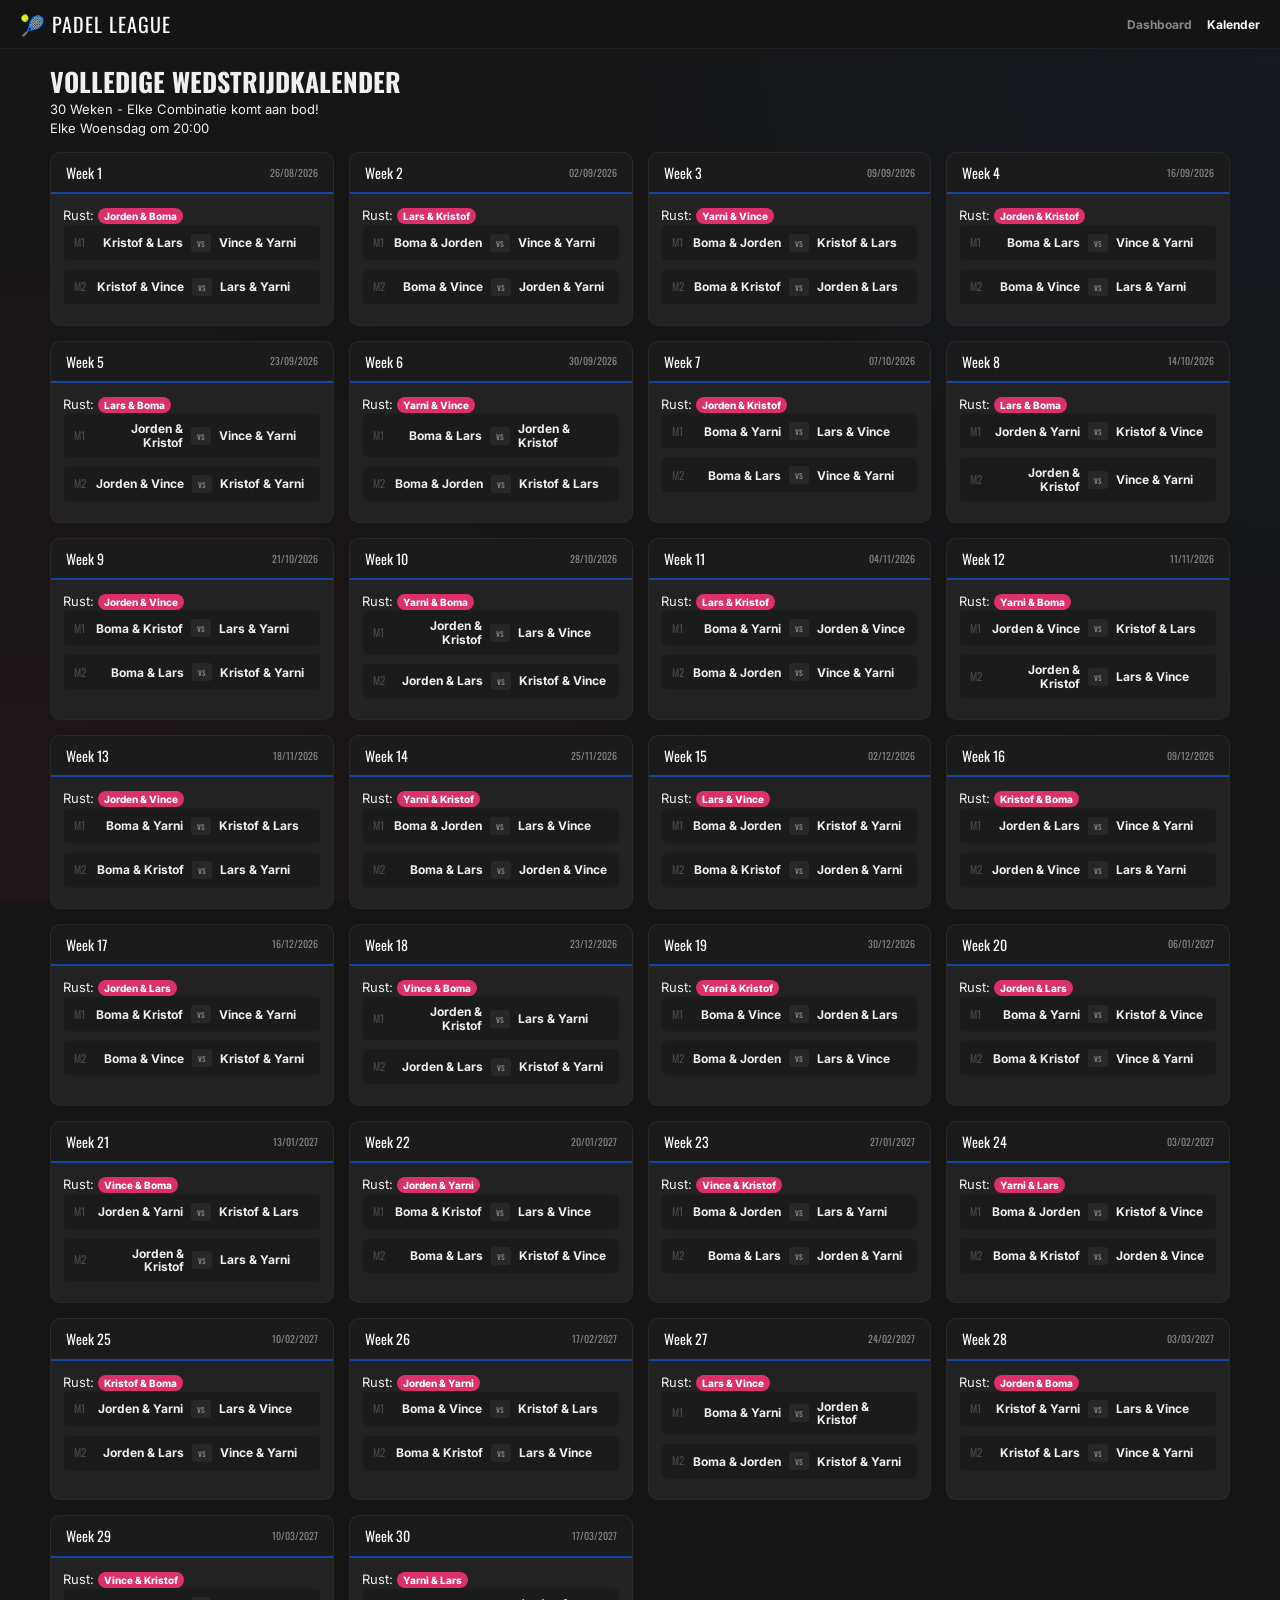
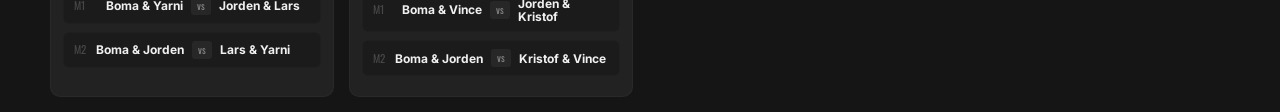
<file: kalender.html>
<!DOCTYPE html>
<html lang="nl">
<head>
    <meta charset="UTF-8">
    <meta name="viewport" content="width=device-width, initial-scale=1.0">
    <title>Padel Competitie - Kalender</title>
    <link rel="stylesheet" href="style.css">
</head>
<body>
    <nav class="navbar">
        <div class="nav-brand">🎾 Padel League</div>
        <ul class="nav-links">
            <li><a href="index.html">Dashboard</a></li>
            <li><a href="matchen.html" class="active">Kalender</a></li>
        </ul>
    </nav>

    <div class="container">
        <header class="dash-header text-center">
            <h1>Volledige Wedstrijdkalender</h1>
            <p class="subtitle">30 Weken - Elke Combinatie komt aan bod!</p>
            <div class="calendar-info-pill">Elke Woensdag om 20:00</div>
        </header>

        <div class="calendar-grid">
            <div class="calendar-card">
                <div class="card-header">
                    <span class="week-title">Week 1</span>
                    <span class="week-date">26/08/2026</span>
                </div>
                <div class="card-body">
                    <div class="rest-box">
                        <span class="rest-label">Rust:</span>
                        <span class="badge-rest">Jorden & Boma</span>
                    </div>
                    <div class="matches-box">
                        <div class="match-row">
                            <span class="match-num">M1</span>
                            <div class="match-teams">
                                <span class="team">Kristof & Lars</span>
                                <span class="vs">vs</span>
                                <span class="team">Vince & Yarni</span>
                            </div>
                        </div>
                        <div class="match-row">
                            <span class="match-num">M2</span>
                            <div class="match-teams">
                                <span class="team">Kristof & Vince</span>
                                <span class="vs">vs</span>
                                <span class="team">Lars & Yarni</span>
                            </div>
                        </div>
                    </div>
                </div>
            </div>
            <div class="calendar-card">
                <div class="card-header">
                    <span class="week-title">Week 2</span>
                    <span class="week-date">02/09/2026</span>
                </div>
                <div class="card-body">
                    <div class="rest-box">
                        <span class="rest-label">Rust:</span>
                        <span class="badge-rest">Lars & Kristof</span>
                    </div>
                    <div class="matches-box">
                        <div class="match-row">
                            <span class="match-num">M1</span>
                            <div class="match-teams">
                                <span class="team">Boma & Jorden</span>
                                <span class="vs">vs</span>
                                <span class="team">Vince & Yarni</span>
                            </div>
                        </div>
                        <div class="match-row">
                            <span class="match-num">M2</span>
                            <div class="match-teams">
                                <span class="team">Boma & Vince</span>
                                <span class="vs">vs</span>
                                <span class="team">Jorden & Yarni</span>
                            </div>
                        </div>
                    </div>
                </div>
            </div>
            <div class="calendar-card">
                <div class="card-header">
                    <span class="week-title">Week 3</span>
                    <span class="week-date">09/09/2026</span>
                </div>
                <div class="card-body">
                    <div class="rest-box">
                        <span class="rest-label">Rust:</span>
                        <span class="badge-rest">Yarni & Vince</span>
                    </div>
                    <div class="matches-box">
                        <div class="match-row">
                            <span class="match-num">M1</span>
                            <div class="match-teams">
                                <span class="team">Boma & Jorden</span>
                                <span class="vs">vs</span>
                                <span class="team">Kristof & Lars</span>
                            </div>
                        </div>
                        <div class="match-row">
                            <span class="match-num">M2</span>
                            <div class="match-teams">
                                <span class="team">Boma & Kristof</span>
                                <span class="vs">vs</span>
                                <span class="team">Jorden & Lars</span>
                            </div>
                        </div>
                    </div>
                </div>
            </div>
            <div class="calendar-card">
                <div class="card-header">
                    <span class="week-title">Week 4</span>
                    <span class="week-date">16/09/2026</span>
                </div>
                <div class="card-body">
                    <div class="rest-box">
                        <span class="rest-label">Rust:</span>
                        <span class="badge-rest">Jorden & Kristof</span>
                    </div>
                    <div class="matches-box">
                        <div class="match-row">
                            <span class="match-num">M1</span>
                            <div class="match-teams">
                                <span class="team">Boma & Lars</span>
                                <span class="vs">vs</span>
                                <span class="team">Vince & Yarni</span>
                            </div>
                        </div>
                        <div class="match-row">
                            <span class="match-num">M2</span>
                            <div class="match-teams">
                                <span class="team">Boma & Vince</span>
                                <span class="vs">vs</span>
                                <span class="team">Lars & Yarni</span>
                            </div>
                        </div>
                    </div>
                </div>
            </div>
            <div class="calendar-card">
                <div class="card-header">
                    <span class="week-title">Week 5</span>
                    <span class="week-date">23/09/2026</span>
                </div>
                <div class="card-body">
                    <div class="rest-box">
                        <span class="rest-label">Rust:</span>
                        <span class="badge-rest">Lars & Boma</span>
                    </div>
                    <div class="matches-box">
                        <div class="match-row">
                            <span class="match-num">M1</span>
                            <div class="match-teams">
                                <span class="team">Jorden & Kristof</span>
                                <span class="vs">vs</span>
                                <span class="team">Vince & Yarni</span>
                            </div>
                        </div>
                        <div class="match-row">
                            <span class="match-num">M2</span>
                            <div class="match-teams">
                                <span class="team">Jorden & Vince</span>
                                <span class="vs">vs</span>
                                <span class="team">Kristof & Yarni</span>
                            </div>
                        </div>
                    </div>
                </div>
            </div>
            <div class="calendar-card">
                <div class="card-header">
                    <span class="week-title">Week 6</span>
                    <span class="week-date">30/09/2026</span>
                </div>
                <div class="card-body">
                    <div class="rest-box">
                        <span class="rest-label">Rust:</span>
                        <span class="badge-rest">Yarni & Vince</span>
                    </div>
                    <div class="matches-box">
                        <div class="match-row">
                            <span class="match-num">M1</span>
                            <div class="match-teams">
                                <span class="team">Boma & Lars</span>
                                <span class="vs">vs</span>
                                <span class="team">Jorden & Kristof</span>
                            </div>
                        </div>
                        <div class="match-row">
                            <span class="match-num">M2</span>
                            <div class="match-teams">
                                <span class="team">Boma & Jorden</span>
                                <span class="vs">vs</span>
                                <span class="team">Kristof & Lars</span>
                            </div>
                        </div>
                    </div>
                </div>
            </div>
            <div class="calendar-card">
                <div class="card-header">
                    <span class="week-title">Week 7</span>
                    <span class="week-date">07/10/2026</span>
                </div>
                <div class="card-body">
                    <div class="rest-box">
                        <span class="rest-label">Rust:</span>
                        <span class="badge-rest">Jorden & Kristof</span>
                    </div>
                    <div class="matches-box">
                        <div class="match-row">
                            <span class="match-num">M1</span>
                            <div class="match-teams">
                                <span class="team">Boma & Yarni</span>
                                <span class="vs">vs</span>
                                <span class="team">Lars & Vince</span>
                            </div>
                        </div>
                        <div class="match-row">
                            <span class="match-num">M2</span>
                            <div class="match-teams">
                                <span class="team">Boma & Lars</span>
                                <span class="vs">vs</span>
                                <span class="team">Vince & Yarni</span>
                            </div>
                        </div>
                    </div>
                </div>
            </div>
            <div class="calendar-card">
                <div class="card-header">
                    <span class="week-title">Week 8</span>
                    <span class="week-date">14/10/2026</span>
                </div>
                <div class="card-body">
                    <div class="rest-box">
                        <span class="rest-label">Rust:</span>
                        <span class="badge-rest">Lars & Boma</span>
                    </div>
                    <div class="matches-box">
                        <div class="match-row">
                            <span class="match-num">M1</span>
                            <div class="match-teams">
                                <span class="team">Jorden & Yarni</span>
                                <span class="vs">vs</span>
                                <span class="team">Kristof & Vince</span>
                            </div>
                        </div>
                        <div class="match-row">
                            <span class="match-num">M2</span>
                            <div class="match-teams">
                                <span class="team">Jorden & Kristof</span>
                                <span class="vs">vs</span>
                                <span class="team">Vince & Yarni</span>
                            </div>
                        </div>
                    </div>
                </div>
            </div>
            <div class="calendar-card">
                <div class="card-header">
                    <span class="week-title">Week 9</span>
                    <span class="week-date">21/10/2026</span>
                </div>
                <div class="card-body">
                    <div class="rest-box">
                        <span class="rest-label">Rust:</span>
                        <span class="badge-rest">Jorden & Vince</span>
                    </div>
                    <div class="matches-box">
                        <div class="match-row">
                            <span class="match-num">M1</span>
                            <div class="match-teams">
                                <span class="team">Boma & Kristof</span>
                                <span class="vs">vs</span>
                                <span class="team">Lars & Yarni</span>
                            </div>
                        </div>
                        <div class="match-row">
                            <span class="match-num">M2</span>
                            <div class="match-teams">
                                <span class="team">Boma & Lars</span>
                                <span class="vs">vs</span>
                                <span class="team">Kristof & Yarni</span>
                            </div>
                        </div>
                    </div>
                </div>
            </div>
            <div class="calendar-card">
                <div class="card-header">
                    <span class="week-title">Week 10</span>
                    <span class="week-date">28/10/2026</span>
                </div>
                <div class="card-body">
                    <div class="rest-box">
                        <span class="rest-label">Rust:</span>
                        <span class="badge-rest">Yarni & Boma</span>
                    </div>
                    <div class="matches-box">
                        <div class="match-row">
                            <span class="match-num">M1</span>
                            <div class="match-teams">
                                <span class="team">Jorden & Kristof</span>
                                <span class="vs">vs</span>
                                <span class="team">Lars & Vince</span>
                            </div>
                        </div>
                        <div class="match-row">
                            <span class="match-num">M2</span>
                            <div class="match-teams">
                                <span class="team">Jorden & Lars</span>
                                <span class="vs">vs</span>
                                <span class="team">Kristof & Vince</span>
                            </div>
                        </div>
                    </div>
                </div>
            </div>
            <div class="calendar-card">
                <div class="card-header">
                    <span class="week-title">Week 11</span>
                    <span class="week-date">04/11/2026</span>
                </div>
                <div class="card-body">
                    <div class="rest-box">
                        <span class="rest-label">Rust:</span>
                        <span class="badge-rest">Lars & Kristof</span>
                    </div>
                    <div class="matches-box">
                        <div class="match-row">
                            <span class="match-num">M1</span>
                            <div class="match-teams">
                                <span class="team">Boma & Yarni</span>
                                <span class="vs">vs</span>
                                <span class="team">Jorden & Vince</span>
                            </div>
                        </div>
                        <div class="match-row">
                            <span class="match-num">M2</span>
                            <div class="match-teams">
                                <span class="team">Boma & Jorden</span>
                                <span class="vs">vs</span>
                                <span class="team">Vince & Yarni</span>
                            </div>
                        </div>
                    </div>
                </div>
            </div>
            <div class="calendar-card">
                <div class="card-header">
                    <span class="week-title">Week 12</span>
                    <span class="week-date">11/11/2026</span>
                </div>
                <div class="card-body">
                    <div class="rest-box">
                        <span class="rest-label">Rust:</span>
                        <span class="badge-rest">Yarni & Boma</span>
                    </div>
                    <div class="matches-box">
                        <div class="match-row">
                            <span class="match-num">M1</span>
                            <div class="match-teams">
                                <span class="team">Jorden & Vince</span>
                                <span class="vs">vs</span>
                                <span class="team">Kristof & Lars</span>
                            </div>
                        </div>
                        <div class="match-row">
                            <span class="match-num">M2</span>
                            <div class="match-teams">
                                <span class="team">Jorden & Kristof</span>
                                <span class="vs">vs</span>
                                <span class="team">Lars & Vince</span>
                            </div>
                        </div>
                    </div>
                </div>
            </div>
            <div class="calendar-card">
                <div class="card-header">
                    <span class="week-title">Week 13</span>
                    <span class="week-date">18/11/2026</span>
                </div>
                <div class="card-body">
                    <div class="rest-box">
                        <span class="rest-label">Rust:</span>
                        <span class="badge-rest">Jorden & Vince</span>
                    </div>
                    <div class="matches-box">
                        <div class="match-row">
                            <span class="match-num">M1</span>
                            <div class="match-teams">
                                <span class="team">Boma & Yarni</span>
                                <span class="vs">vs</span>
                                <span class="team">Kristof & Lars</span>
                            </div>
                        </div>
                        <div class="match-row">
                            <span class="match-num">M2</span>
                            <div class="match-teams">
                                <span class="team">Boma & Kristof</span>
                                <span class="vs">vs</span>
                                <span class="team">Lars & Yarni</span>
                            </div>
                        </div>
                    </div>
                </div>
            </div>
            <div class="calendar-card">
                <div class="card-header">
                    <span class="week-title">Week 14</span>
                    <span class="week-date">25/11/2026</span>
                </div>
                <div class="card-body">
                    <div class="rest-box">
                        <span class="rest-label">Rust:</span>
                        <span class="badge-rest">Yarni & Kristof</span>
                    </div>
                    <div class="matches-box">
                        <div class="match-row">
                            <span class="match-num">M1</span>
                            <div class="match-teams">
                                <span class="team">Boma & Jorden</span>
                                <span class="vs">vs</span>
                                <span class="team">Lars & Vince</span>
                            </div>
                        </div>
                        <div class="match-row">
                            <span class="match-num">M2</span>
                            <div class="match-teams">
                                <span class="team">Boma & Lars</span>
                                <span class="vs">vs</span>
                                <span class="team">Jorden & Vince</span>
                            </div>
                        </div>
                    </div>
                </div>
            </div>
            <div class="calendar-card">
                <div class="card-header">
                    <span class="week-title">Week 15</span>
                    <span class="week-date">02/12/2026</span>
                </div>
                <div class="card-body">
                    <div class="rest-box">
                        <span class="rest-label">Rust:</span>
                        <span class="badge-rest">Lars & Vince</span>
                    </div>
                    <div class="matches-box">
                        <div class="match-row">
                            <span class="match-num">M1</span>
                            <div class="match-teams">
                                <span class="team">Boma & Jorden</span>
                                <span class="vs">vs</span>
                                <span class="team">Kristof & Yarni</span>
                            </div>
                        </div>
                        <div class="match-row">
                            <span class="match-num">M2</span>
                            <div class="match-teams">
                                <span class="team">Boma & Kristof</span>
                                <span class="vs">vs</span>
                                <span class="team">Jorden & Yarni</span>
                            </div>
                        </div>
                    </div>
                </div>
            </div>
            <div class="calendar-card">
                <div class="card-header">
                    <span class="week-title">Week 16</span>
                    <span class="week-date">09/12/2026</span>
                </div>
                <div class="card-body">
                    <div class="rest-box">
                        <span class="rest-label">Rust:</span>
                        <span class="badge-rest">Kristof & Boma</span>
                    </div>
                    <div class="matches-box">
                        <div class="match-row">
                            <span class="match-num">M1</span>
                            <div class="match-teams">
                                <span class="team">Jorden & Lars</span>
                                <span class="vs">vs</span>
                                <span class="team">Vince & Yarni</span>
                            </div>
                        </div>
                        <div class="match-row">
                            <span class="match-num">M2</span>
                            <div class="match-teams">
                                <span class="team">Jorden & Vince</span>
                                <span class="vs">vs</span>
                                <span class="team">Lars & Yarni</span>
                            </div>
                        </div>
                    </div>
                </div>
            </div>
            <div class="calendar-card">
                <div class="card-header">
                    <span class="week-title">Week 17</span>
                    <span class="week-date">16/12/2026</span>
                </div>
                <div class="card-body">
                    <div class="rest-box">
                        <span class="rest-label">Rust:</span>
                        <span class="badge-rest">Jorden & Lars</span>
                    </div>
                    <div class="matches-box">
                        <div class="match-row">
                            <span class="match-num">M1</span>
                            <div class="match-teams">
                                <span class="team">Boma & Kristof</span>
                                <span class="vs">vs</span>
                                <span class="team">Vince & Yarni</span>
                            </div>
                        </div>
                        <div class="match-row">
                            <span class="match-num">M2</span>
                            <div class="match-teams">
                                <span class="team">Boma & Vince</span>
                                <span class="vs">vs</span>
                                <span class="team">Kristof & Yarni</span>
                            </div>
                        </div>
                    </div>
                </div>
            </div>
            <div class="calendar-card">
                <div class="card-header">
                    <span class="week-title">Week 18</span>
                    <span class="week-date">23/12/2026</span>
                </div>
                <div class="card-body">
                    <div class="rest-box">
                        <span class="rest-label">Rust:</span>
                        <span class="badge-rest">Vince & Boma</span>
                    </div>
                    <div class="matches-box">
                        <div class="match-row">
                            <span class="match-num">M1</span>
                            <div class="match-teams">
                                <span class="team">Jorden & Kristof</span>
                                <span class="vs">vs</span>
                                <span class="team">Lars & Yarni</span>
                            </div>
                        </div>
                        <div class="match-row">
                            <span class="match-num">M2</span>
                            <div class="match-teams">
                                <span class="team">Jorden & Lars</span>
                                <span class="vs">vs</span>
                                <span class="team">Kristof & Yarni</span>
                            </div>
                        </div>
                    </div>
                </div>
            </div>
            <div class="calendar-card">
                <div class="card-header">
                    <span class="week-title">Week 19</span>
                    <span class="week-date">30/12/2026</span>
                </div>
                <div class="card-body">
                    <div class="rest-box">
                        <span class="rest-label">Rust:</span>
                        <span class="badge-rest">Yarni & Kristof</span>
                    </div>
                    <div class="matches-box">
                        <div class="match-row">
                            <span class="match-num">M1</span>
                            <div class="match-teams">
                                <span class="team">Boma & Vince</span>
                                <span class="vs">vs</span>
                                <span class="team">Jorden & Lars</span>
                            </div>
                        </div>
                        <div class="match-row">
                            <span class="match-num">M2</span>
                            <div class="match-teams">
                                <span class="team">Boma & Jorden</span>
                                <span class="vs">vs</span>
                                <span class="team">Lars & Vince</span>
                            </div>
                        </div>
                    </div>
                </div>
            </div>
            <div class="calendar-card">
                <div class="card-header">
                    <span class="week-title">Week 20</span>
                    <span class="week-date">06/01/2027</span>
                </div>
                <div class="card-body">
                    <div class="rest-box">
                        <span class="rest-label">Rust:</span>
                        <span class="badge-rest">Jorden & Lars</span>
                    </div>
                    <div class="matches-box">
                        <div class="match-row">
                            <span class="match-num">M1</span>
                            <div class="match-teams">
                                <span class="team">Boma & Yarni</span>
                                <span class="vs">vs</span>
                                <span class="team">Kristof & Vince</span>
                            </div>
                        </div>
                        <div class="match-row">
                            <span class="match-num">M2</span>
                            <div class="match-teams">
                                <span class="team">Boma & Kristof</span>
                                <span class="vs">vs</span>
                                <span class="team">Vince & Yarni</span>
                            </div>
                        </div>
                    </div>
                </div>
            </div>
            <div class="calendar-card">
                <div class="card-header">
                    <span class="week-title">Week 21</span>
                    <span class="week-date">13/01/2027</span>
                </div>
                <div class="card-body">
                    <div class="rest-box">
                        <span class="rest-label">Rust:</span>
                        <span class="badge-rest">Vince & Boma</span>
                    </div>
                    <div class="matches-box">
                        <div class="match-row">
                            <span class="match-num">M1</span>
                            <div class="match-teams">
                                <span class="team">Jorden & Yarni</span>
                                <span class="vs">vs</span>
                                <span class="team">Kristof & Lars</span>
                            </div>
                        </div>
                        <div class="match-row">
                            <span class="match-num">M2</span>
                            <div class="match-teams">
                                <span class="team">Jorden & Kristof</span>
                                <span class="vs">vs</span>
                                <span class="team">Lars & Yarni</span>
                            </div>
                        </div>
                    </div>
                </div>
            </div>
            <div class="calendar-card">
                <div class="card-header">
                    <span class="week-title">Week 22</span>
                    <span class="week-date">20/01/2027</span>
                </div>
                <div class="card-body">
                    <div class="rest-box">
                        <span class="rest-label">Rust:</span>
                        <span class="badge-rest">Jorden & Yarni</span>
                    </div>
                    <div class="matches-box">
                        <div class="match-row">
                            <span class="match-num">M1</span>
                            <div class="match-teams">
                                <span class="team">Boma & Kristof</span>
                                <span class="vs">vs</span>
                                <span class="team">Lars & Vince</span>
                            </div>
                        </div>
                        <div class="match-row">
                            <span class="match-num">M2</span>
                            <div class="match-teams">
                                <span class="team">Boma & Lars</span>
                                <span class="vs">vs</span>
                                <span class="team">Kristof & Vince</span>
                            </div>
                        </div>
                    </div>
                </div>
            </div>
            <div class="calendar-card">
                <div class="card-header">
                    <span class="week-title">Week 23</span>
                    <span class="week-date">27/01/2027</span>
                </div>
                <div class="card-body">
                    <div class="rest-box">
                        <span class="rest-label">Rust:</span>
                        <span class="badge-rest">Vince & Kristof</span>
                    </div>
                    <div class="matches-box">
                        <div class="match-row">
                            <span class="match-num">M1</span>
                            <div class="match-teams">
                                <span class="team">Boma & Jorden</span>
                                <span class="vs">vs</span>
                                <span class="team">Lars & Yarni</span>
                            </div>
                        </div>
                        <div class="match-row">
                            <span class="match-num">M2</span>
                            <div class="match-teams">
                                <span class="team">Boma & Lars</span>
                                <span class="vs">vs</span>
                                <span class="team">Jorden & Yarni</span>
                            </div>
                        </div>
                    </div>
                </div>
            </div>
            <div class="calendar-card">
                <div class="card-header">
                    <span class="week-title">Week 24</span>
                    <span class="week-date">03/02/2027</span>
                </div>
                <div class="card-body">
                    <div class="rest-box">
                        <span class="rest-label">Rust:</span>
                        <span class="badge-rest">Yarni & Lars</span>
                    </div>
                    <div class="matches-box">
                        <div class="match-row">
                            <span class="match-num">M1</span>
                            <div class="match-teams">
                                <span class="team">Boma & Jorden</span>
                                <span class="vs">vs</span>
                                <span class="team">Kristof & Vince</span>
                            </div>
                        </div>
                        <div class="match-row">
                            <span class="match-num">M2</span>
                            <div class="match-teams">
                                <span class="team">Boma & Kristof</span>
                                <span class="vs">vs</span>
                                <span class="team">Jorden & Vince</span>
                            </div>
                        </div>
                    </div>
                </div>
            </div>
            <div class="calendar-card">
                <div class="card-header">
                    <span class="week-title">Week 25</span>
                    <span class="week-date">10/02/2027</span>
                </div>
                <div class="card-body">
                    <div class="rest-box">
                        <span class="rest-label">Rust:</span>
                        <span class="badge-rest">Kristof & Boma</span>
                    </div>
                    <div class="matches-box">
                        <div class="match-row">
                            <span class="match-num">M1</span>
                            <div class="match-teams">
                                <span class="team">Jorden & Yarni</span>
                                <span class="vs">vs</span>
                                <span class="team">Lars & Vince</span>
                            </div>
                        </div>
                        <div class="match-row">
                            <span class="match-num">M2</span>
                            <div class="match-teams">
                                <span class="team">Jorden & Lars</span>
                                <span class="vs">vs</span>
                                <span class="team">Vince & Yarni</span>
                            </div>
                        </div>
                    </div>
                </div>
            </div>
            <div class="calendar-card">
                <div class="card-header">
                    <span class="week-title">Week 26</span>
                    <span class="week-date">17/02/2027</span>
                </div>
                <div class="card-body">
                    <div class="rest-box">
                        <span class="rest-label">Rust:</span>
                        <span class="badge-rest">Jorden & Yarni</span>
                    </div>
                    <div class="matches-box">
                        <div class="match-row">
                            <span class="match-num">M1</span>
                            <div class="match-teams">
                                <span class="team">Boma & Vince</span>
                                <span class="vs">vs</span>
                                <span class="team">Kristof & Lars</span>
                            </div>
                        </div>
                        <div class="match-row">
                            <span class="match-num">M2</span>
                            <div class="match-teams">
                                <span class="team">Boma & Kristof</span>
                                <span class="vs">vs</span>
                                <span class="team">Lars & Vince</span>
                            </div>
                        </div>
                    </div>
                </div>
            </div>
            <div class="calendar-card">
                <div class="card-header">
                    <span class="week-title">Week 27</span>
                    <span class="week-date">24/02/2027</span>
                </div>
                <div class="card-body">
                    <div class="rest-box">
                        <span class="rest-label">Rust:</span>
                        <span class="badge-rest">Lars & Vince</span>
                    </div>
                    <div class="matches-box">
                        <div class="match-row">
                            <span class="match-num">M1</span>
                            <div class="match-teams">
                                <span class="team">Boma & Yarni</span>
                                <span class="vs">vs</span>
                                <span class="team">Jorden & Kristof</span>
                            </div>
                        </div>
                        <div class="match-row">
                            <span class="match-num">M2</span>
                            <div class="match-teams">
                                <span class="team">Boma & Jorden</span>
                                <span class="vs">vs</span>
                                <span class="team">Kristof & Yarni</span>
                            </div>
                        </div>
                    </div>
                </div>
            </div>
            <div class="calendar-card">
                <div class="card-header">
                    <span class="week-title">Week 28</span>
                    <span class="week-date">03/03/2027</span>
                </div>
                <div class="card-body">
                    <div class="rest-box">
                        <span class="rest-label">Rust:</span>
                        <span class="badge-rest">Jorden & Boma</span>
                    </div>
                    <div class="matches-box">
                        <div class="match-row">
                            <span class="match-num">M1</span>
                            <div class="match-teams">
                                <span class="team">Kristof & Yarni</span>
                                <span class="vs">vs</span>
                                <span class="team">Lars & Vince</span>
                            </div>
                        </div>
                        <div class="match-row">
                            <span class="match-num">M2</span>
                            <div class="match-teams">
                                <span class="team">Kristof & Lars</span>
                                <span class="vs">vs</span>
                                <span class="team">Vince & Yarni</span>
                            </div>
                        </div>
                    </div>
                </div>
            </div>
            <div class="calendar-card">
                <div class="card-header">
                    <span class="week-title">Week 29</span>
                    <span class="week-date">10/03/2027</span>
                </div>
                <div class="card-body">
                    <div class="rest-box">
                        <span class="rest-label">Rust:</span>
                        <span class="badge-rest">Vince & Kristof</span>
                    </div>
                    <div class="matches-box">
                        <div class="match-row">
                            <span class="match-num">M1</span>
                            <div class="match-teams">
                                <span class="team">Boma & Yarni</span>
                                <span class="vs">vs</span>
                                <span class="team">Jorden & Lars</span>
                            </div>
                        </div>
                        <div class="match-row">
                            <span class="match-num">M2</span>
                            <div class="match-teams">
                                <span class="team">Boma & Jorden</span>
                                <span class="vs">vs</span>
                                <span class="team">Lars & Yarni</span>
                            </div>
                        </div>
                    </div>
                </div>
            </div>
            <div class="calendar-card">
                <div class="card-header">
                    <span class="week-title">Week 30</span>
                    <span class="week-date">17/03/2027</span>
                </div>
                <div class="card-body">
                    <div class="rest-box">
                        <span class="rest-label">Rust:</span>
                        <span class="badge-rest">Yarni & Lars</span>
                    </div>
                    <div class="matches-box">
                        <div class="match-row">
                            <span class="match-num">M1</span>
                            <div class="match-teams">
                                <span class="team">Boma & Vince</span>
                                <span class="vs">vs</span>
                                <span class="team">Jorden & Kristof</span>
                            </div>
                        </div>
                        <div class="match-row">
                            <span class="match-num">M2</span>
                            <div class="match-teams">
                                <span class="team">Boma & Jorden</span>
                                <span class="vs">vs</span>
                                <span class="team">Kristof & Vince</span>
                            </div>
                        </div>
                    </div>
                </div>
            </div>
        </div>
    </div>
</body>
</html>
</file>
<file: style.css>
@import url('https://fonts.googleapis.com/css2?family=Oswald:wght@500;700&family=Inter:wght@400;600;800&display=swap');

:root {
    --cobalt-blue: #1446A0;
    --razzmatazz: #DB3069;
    --royal-gold: #F5D547;
    --gunmetal: #3C3C3B;
    --dark-bg: #151515;
    --card-bg-dark: #222222;
    --win-neon: #00ff88;
    --lose-red: #ff3366;
    --text-main: #f0f0f0;
    --text-muted: #888888;
}

* { box-sizing: border-box; margin: 0; padding: 0; }

body {
    font-family: 'Inter', sans-serif;
    background-color: var(--dark-bg);
    color: var(--text-main);
    font-size: 13px; /* Nog iets kleiner voor GSM */
    line-height: 1.4;
    background-image: radial-gradient(circle at top right, rgba(20, 70, 160, 0.08), transparent 50%),
                      radial-gradient(circle at bottom left, rgba(219, 48, 105, 0.05), transparent 50%);
    background-attachment: fixed;
}

h1, h2, h3, .nav-brand { font-family: 'Oswald', sans-serif; text-transform: uppercase; }

/* NAVBAR (Compacter) */
.navbar {
    background-color: rgba(21, 21, 21, 0.95);
    backdrop-filter: blur(10px);
    -webkit-backdrop-filter: blur(10px);
    padding: 10px 20px;
    display: flex;
    justify-content: space-between;
    align-items: center;
    border-bottom: 1px solid rgba(255, 255, 255, 0.05);
    position: sticky;
    top: 0; z-index: 100;
}
.nav-brand { color: white; font-size: 20px; letter-spacing: 1px; }
.nav-links { list-style: none; display: flex; gap: 15px; }
.nav-links a { color: var(--text-muted); text-decoration: none; font-weight: 700; font-size: 12px; transition: 0.2s; }
.nav-links a:hover, .nav-links a.active { color: white; }

/* LAYOUT (Minder speling) */
.container { max-width: 1200px; margin: 15px auto; padding: 0 10px; }

/* CARDS (Compacter) */
.card {
    background-color: var(--card-bg-dark);
    border-radius: 10px;
    box-shadow: 0 4px 10px rgba(0,0,0,0.3);
    padding: 15px;
    margin-bottom: 15px;
    border: 1px solid rgba(255,255,255,0.03);
    position: relative; overflow: hidden;
}

/* WIDGETS */
.matchday-container { display: grid; grid-template-columns: 1fr; gap: 15px; margin-bottom: 25px; }
@media (min-width: 850px) { .matchday-container { grid-template-columns: 1fr 1fr; } }

.past-match::before, .next-match::before { content: ''; position: absolute; top: 0; left: 0; right: 0; height: 3px; }
.past-match::before { background: var(--cobalt-blue); }
.next-match::before { background: var(--royal-gold); }

.matchday-header { display: flex; justify-content: space-between; align-items: center; margin-bottom: 12px; }
.matchday-header h2 { font-size: 16px; color: white; }
.matchday-date { font-family: 'Oswald', sans-serif; font-size: 11px; color: var(--text-muted); background: rgba(0,0,0,0.3); padding: 3px 6px; border-radius: 4px; }

.rust-info { font-size: 12px; margin-bottom: 12px; background: rgba(219, 48, 105, 0.08); padding: 8px 10px; border-radius: 6px; border-left: 3px solid var(--razzmatazz); display: flex; align-items: center; gap: 8px; }
.badge-rest { background-color: var(--razzmatazz); color: white; padding: 2px 6px; border-radius: 8px; font-size: 10px; font-weight: 800; }

.result-row, .match-row { display: flex; justify-content: space-between; align-items: center; background: rgba(0,0,0,0.2); padding: 8px 10px; border-radius: 6px; margin-bottom: 8px; border: 1px solid rgba(255,255,255,0.02); }
.match-teams { display: flex; align-items: center; justify-content: center; flex-grow: 1; width: 100%; }
.team { font-weight: 700; font-size: 12px; flex: 1; line-height: 1.1; }
.team:first-child { text-align: right; }
.team:last-child { text-align: left; }
.team.win { color: white; }
.team.lose { color: var(--text-muted); font-weight: 500; }
.score { font-family: 'Oswald', sans-serif; font-weight: 700; font-size: 16px; padding: 2px 8px; border-radius: 4px; margin: 0 8px; flex-shrink: 0; }
.win-score { color: var(--win-neon); background-color: rgba(0, 255, 136, 0.08); }
.lose-score { color: var(--lose-red); background-color: rgba(255, 51, 102, 0.08); }
.vs { font-family: 'Oswald', sans-serif; background: rgba(255,255,255,0.05); color: var(--text-muted); font-size: 10px; padding: 2px 6px; border-radius: 3px; margin: 0 8px; flex-shrink: 0; }

/* STATS GRID */
.stats-grid { display: grid; grid-template-columns: repeat(auto-fit, minmax(130px, 1fr)); gap: 10px; margin-bottom: 25px; }
.stat-card { background: linear-gradient(145deg, #262626, #1f1f1f); border-radius: 8px; padding: 12px; display: flex; flex-direction: column; align-items: flex-start; gap: 4px; border: 1px solid rgba(255,255,255,0.03); }
.stat-icon { font-size: 20px; }
.stat-info { display: flex; flex-direction: column; }
.stat-label { font-size: 9px; color: var(--text-muted); text-transform: uppercase; font-weight: 700; }
.stat-value { font-family: 'Oswald', sans-serif; font-size: 18px; color: white; }
.stat-card.locked-stat { filter: grayscale(100%); opacity: 0.35; border: 1px dashed rgba(255,255,255,0.15); background: transparent; }

/* LEADERBOARDS */
.leaderboards-container { display: grid; grid-template-columns: 1fr; gap: 15px; }
@media (min-width: 900px) { .leaderboards-container { grid-template-columns: 1.2fr 1fr; } }
.leaderboard-card h2 { font-size: 16px; color: white; margin-bottom: 0; }
.table-responsive { overflow-x: auto; }
table { width: 100%; border-collapse: separate; border-spacing: 0 3px; }
th { color: var(--text-muted); font-size: 9px; text-transform: uppercase; padding: 0 8px 6px 8px; text-align: left; }
td { background-color: rgba(255,255,255,0.02); padding: 8px; font-size: 12px; }
tr td:first-child { border-top-left-radius: 4px; border-bottom-left-radius: 4px; }
tr td:last-child { border-top-right-radius: 4px; border-bottom-right-radius: 4px; }
.rank-1 td:first-child { color: #FFD700; font-family: 'Oswald', sans-serif; font-size: 14px;}
.rank-2 td:first-child { color: #C0C0C0; font-family: 'Oswald', sans-serif; font-size: 14px;}
.rank-3 td:first-child { color: #CD7F32; font-family: 'Oswald', sans-serif; font-size: 14px;}
td strong { color: white; }
.positive { color: var(--win-neon); font-family: 'Oswald', sans-serif;}
.negative { color: var(--lose-red); font-family: 'Oswald', sans-serif;}
.neutral { color: var(--text-muted); }

/* KALENDER */
.calendar-grid { display: grid; grid-template-columns: repeat(auto-fill, minmax(280px, 1fr)); gap: 15px; margin-top: 15px; }
.calendar-card { background: var(--card-bg-dark); border-radius: 10px; border: 1px solid rgba(255,255,255,0.03); overflow: hidden; }
.card-header { background: rgba(0,0,0,0.2); padding: 10px 15px; display: flex; justify-content: space-between; align-items: center; border-bottom: 2px solid var(--cobalt-blue); }
.week-title { font-family: 'Oswald', sans-serif; font-size: 14px; color: white; }
.week-date { font-family: 'Oswald', sans-serif; font-size: 10px; color: var(--text-muted); }
.card-body { padding: 12px; }
.match-num { font-family: 'Oswald', sans-serif; font-size: 11px; color: rgba(255,255,255,0.2); margin-right: 8px; }
/* =========================================
   MODALS & SCORE UI (FIX VOOR SMARTPHONES)
   ========================================= */
.modal-overlay { 
    position: fixed; top: 0; left: 0; right: 0; bottom: 0; 
    background: rgba(0,0,0,0.85); 
    backdrop-filter: blur(8px); -webkit-backdrop-filter: blur(8px);
    display: flex; justify-content: center; align-items: center; 
    z-index: 1000; opacity: 0; pointer-events: none; transition: 0.2s; 
}

.modal-overlay.active { 
    opacity: 1; pointer-events: auto; 
}

.modal-content { 
    background: #111111; 
    padding: 25px 20px; 
    border-radius: 16px; 
    width: 95%; max-width: 400px; 
    border: 1px solid rgba(255,255,255,0.1); 
    box-shadow: 0 20px 50px rgba(0,0,0,0.8);
    transform: translateY(20px); transition: 0.3s cubic-bezier(0.175, 0.885, 0.32, 1.275); 
}

.modal-overlay.active .modal-content { 
    transform: translateY(0); 
}

.modal-title { 
    font-family: 'Oswald', sans-serif; 
    color: white; 
    margin-bottom: 5px; 
    font-size: 24px; 
    text-align: center; 
    text-transform: uppercase;
    letter-spacing: 1px;
}

/* Strakke Box per Team */
.score-selection-group { 
    background: rgba(255,255,255,0.03);
    padding: 15px;
    border-radius: 12px;
    margin-bottom: 10px; 
    text-align: center;
    border: 1px solid rgba(255,255,255,0.05);
}

.score-selection-group label { 
    display: block; 
    color: var(--royal-gold); 
    font-size: 16px; 
    margin-bottom: 12px; 
    font-family: 'Oswald', sans-serif;
    letter-spacing: 1px;
}

.score-bubbles { 
    display: flex; 
    justify-content: space-between; 
    gap: 6px; 
}

/* De echte bolletjes */
.score-bubble { 
    flex: 1; 
    aspect-ratio: 1 / 1; 
    border-radius: 50%; 
    background: #222; 
    border: 1px solid #444; 
    color: white; 
    font-family: 'Oswald', sans-serif; 
    font-size: 16px; 
    cursor: pointer; 
    display: flex; 
    align-items: center; 
    justify-content: center; 
    padding: 0; 
    margin: 0;
    -webkit-appearance: none; /* Forceert GSM om standaard knop weg te halen */
    appearance: none;
    transition: all 0.2s;
}

.score-bubble.selected { 
    background: var(--win-neon); 
    border-color: var(--win-neon); 
    color: black; 
    transform: scale(1.15); 
    box-shadow: 0 0 15px rgba(0, 255, 136, 0.4);
    z-index: 2;
}

.vs-divider { 
    text-align: center; 
    font-family: 'Oswald', sans-serif; 
    color: var(--text-muted); 
    margin: 10px 0; 
    font-size: 14px; 
}

/* Actieknoppen Onderaan */
.modal-actions { 
    display: flex; 
    gap: 8px; 
    margin-top: 20px; 
}

.btn-save { 
    flex: 2; background: var(--win-neon); color: black; border: none; 
    padding: 12px; font-weight: 800; border-radius: 8px; 
    font-family: 'Oswald', sans-serif; font-size: 16px; text-transform: uppercase; cursor: pointer;
}

.btn-close { 
    flex: 1; background: transparent; color: white; 
    border: 1px solid var(--text-muted); padding: 12px; 
    border-radius: 8px; font-family: 'Oswald', sans-serif; font-size: 14px; cursor: pointer;
}

.btn-clear { 
    flex: 1; background: rgba(255, 51, 102, 0.1); color: var(--lose-red); 
    border: 1px solid var(--lose-red); padding: 12px; 
    border-radius: 8px; font-family: 'Oswald', sans-serif; font-size: 14px; cursor: pointer;
}

/* Potloodje in kalender */
.edit-btn { 
    background: rgba(255,255,255,0.05); border: 1px solid rgba(255,255,255,0.1); 
    color: white; padding: 4px 10px; border-radius: 6px; 
    font-size: 12px; margin-left: 10px; cursor: pointer;
}

/* ACCORDEON */
.collapsible-header { display: flex; justify-content: space-between; align-items: center; cursor: pointer; padding-bottom: 8px; border-bottom: 1px solid rgba(255,255,255,0.1); margin-bottom: 12px; user-select: none; }
.toggle-icon { font-size: 14px; color: var(--royal-gold); }
.section-content { display: block; }
.section-content.collapsed { display: none; }

/* =========================================
   PROGRESS BAR (SEIZOENSVOORTGANG)
   ========================================= */
.progress-container {
    background: var(--card-bg-dark);
    border-radius: 10px;
    padding: 15px;
    margin-bottom: 20px;
    border: 1px solid rgba(255,255,255,0.03);
    box-shadow: 0 4px 10px rgba(0,0,0,0.3);
}
.progress-header {
    display: flex;
    justify-content: space-between;
    align-items: center;
    margin-bottom: 10px;
}
.progress-title {
    font-family: 'Oswald', sans-serif; 
    font-size: 14px; 
    color: var(--text-muted); 
    text-transform: uppercase;
    letter-spacing: 1px;
}
.progress-text {
    font-family: 'Oswald', sans-serif; 
    font-size: 15px; 
    color: white;
}
.progress-bar-bg {
    background: rgba(255,255,255,0.05);
    height: 14px;
    border-radius: 8px;
    overflow: hidden;
    border: 1px solid rgba(255,255,255,0.1);
}
.progress-bar-fill {
    background: linear-gradient(90deg, var(--cobalt-blue), var(--win-neon));
    height: 100%;
    width: 0%; /* Wordt via JS ingevuld */
    border-radius: 8px;
    transition: width 1.5s cubic-bezier(0.175, 0.885, 0.32, 1.275);
}
</file>
